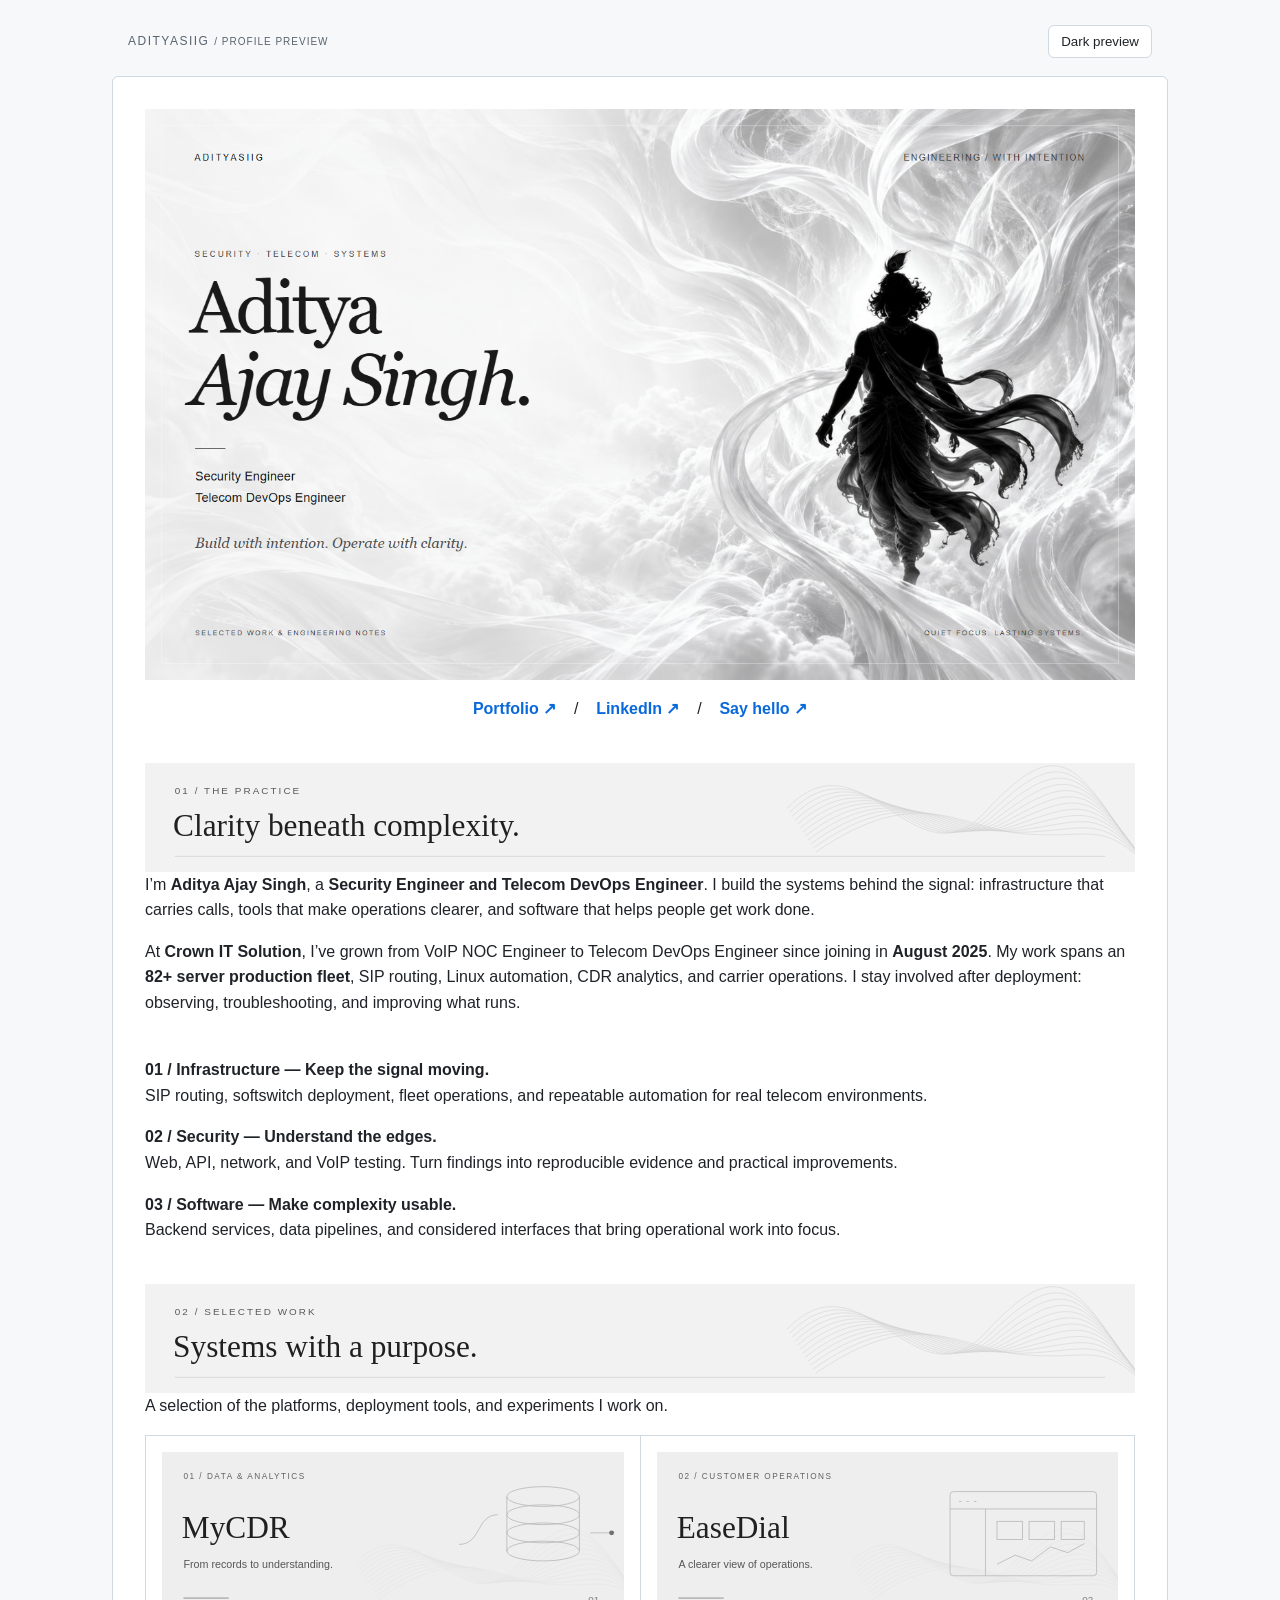
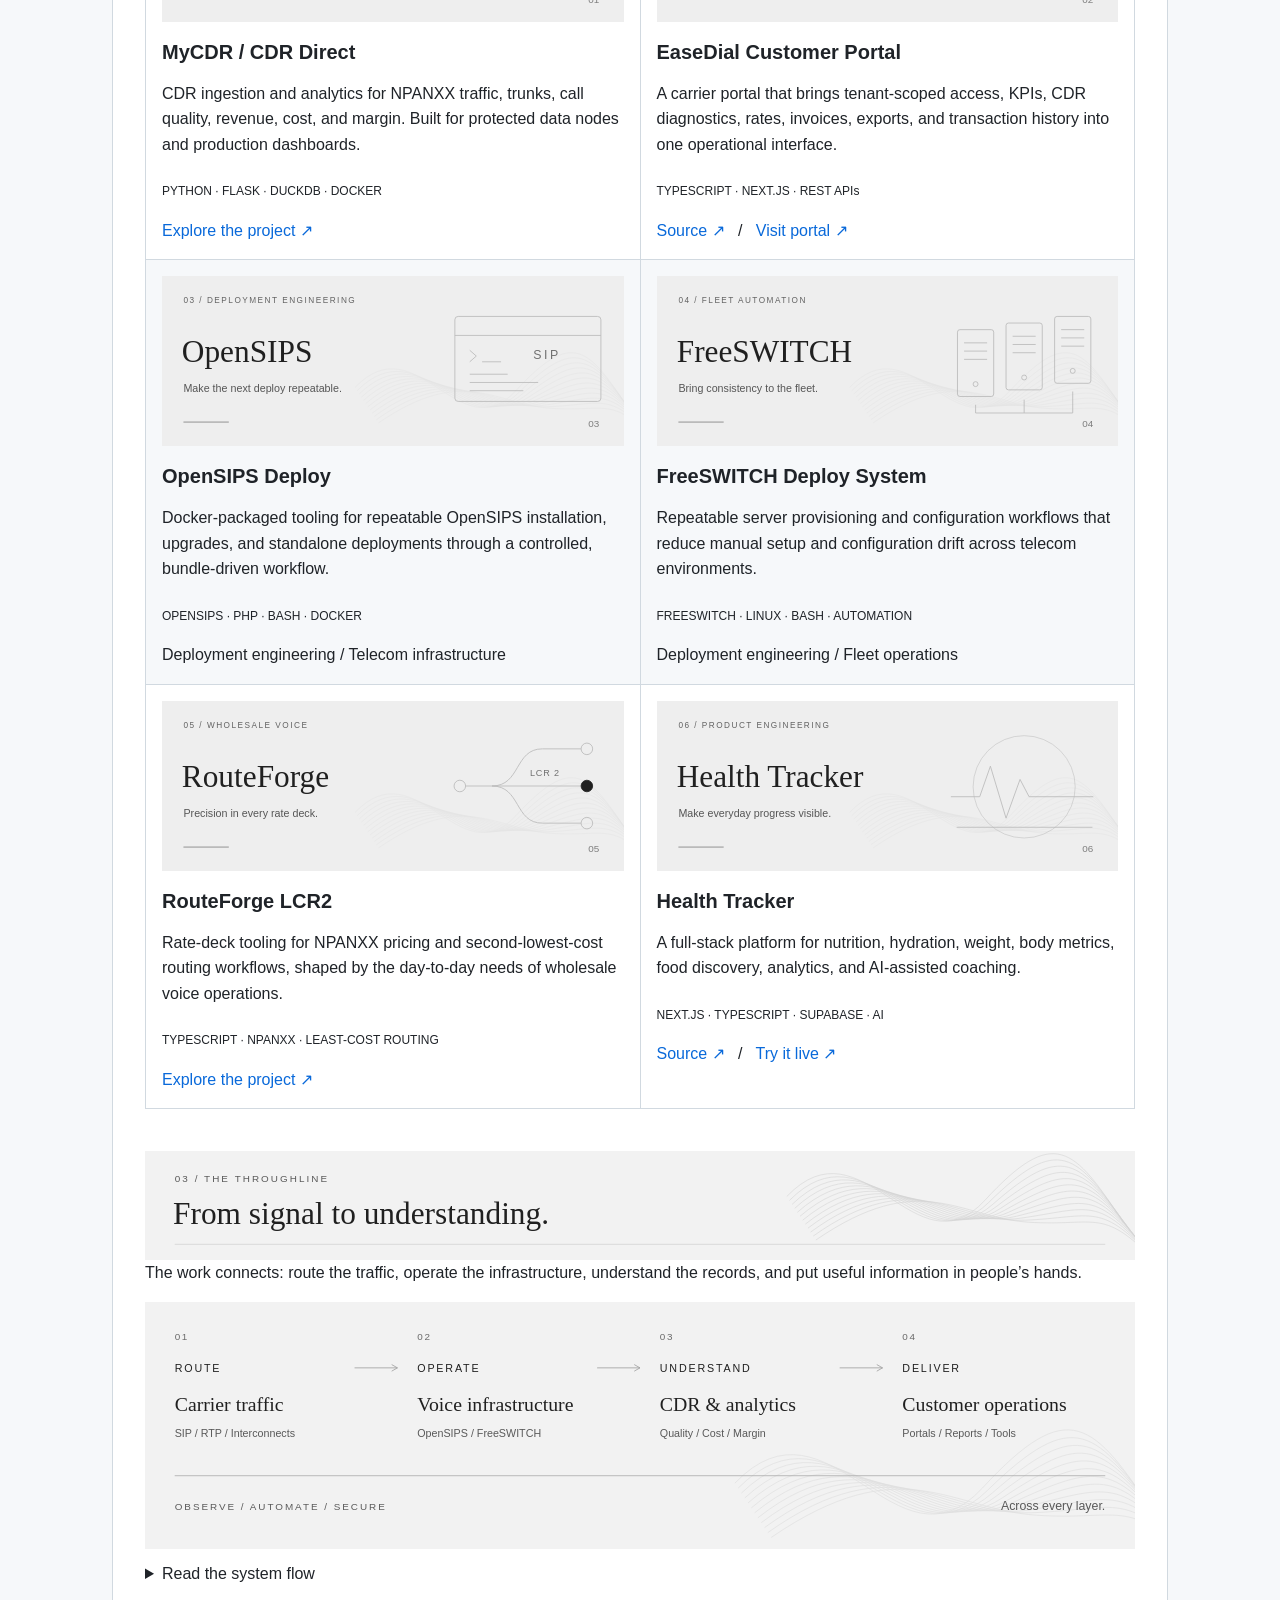
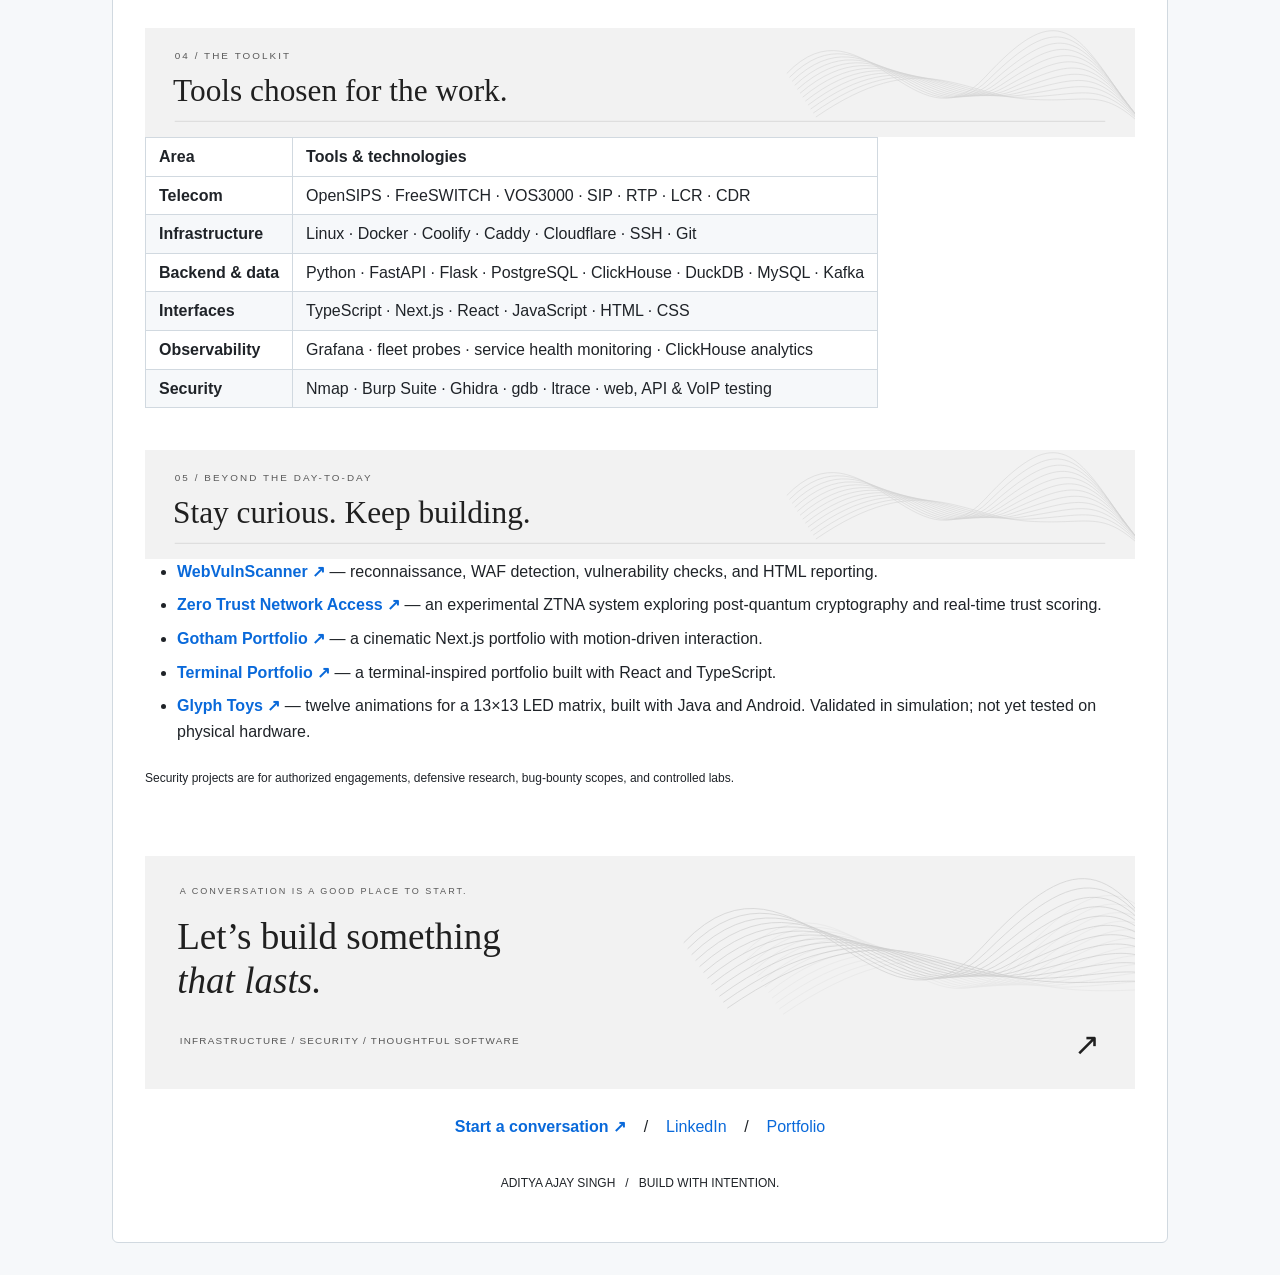
<file: preview/index.html>
<!doctype html><html lang="en" data-theme="light"><meta charset="utf-8"><meta name="viewport" content="width=device-width,initial-scale=1"><title>Adityasiig — GitHub profile preview</title><style>:root{color-scheme:light;--background:#f6f8fa;--paper:#fff;--ink:#1f2328;--muted:#59636e;--line:#d1d9e0;--link:#0969da;--code:#eff1f3}
:root[data-theme=dark]{color-scheme:dark;--background:#010409;--paper:#0d1117;--ink:#f0f6fc;--muted:#9198a1;--line:#3d444d;--link:#4493f8;--code:#151b23}
*{box-sizing:border-box}body{margin:0;background:var(--background);color:var(--ink);font:16px/1.6 -apple-system,BlinkMacSystemFont,'Segoe UI',Arial,sans-serif}
.preview-tools{max-width:1056px;margin:25px auto 18px;display:flex;align-items:center;justify-content:space-between;padding:0 16px;font-size:12px;letter-spacing:1.5px;color:var(--muted)}
.preview-tools small{font-size:10px;letter-spacing:1px}.preview-tools button{background:var(--paper);border:1px solid var(--line);border-radius:6px;color:var(--ink);padding:8px 12px;cursor:pointer;font:12px inherit;letter-spacing:0}
.markdown-body{max-width:1056px;margin:0 auto 32px;padding:32px;border:1px solid var(--line);border-radius:6px;background:var(--paper);overflow-wrap:break-word}
.markdown-body p{margin:0 0 16px}.markdown-body img{max-width:100%;height:auto;vertical-align:middle}.markdown-body a{color:var(--link);text-decoration:none}.markdown-body a:hover{text-decoration:underline}
.markdown-body h1,.markdown-body h2,.markdown-body h3{line-height:1.25;margin:24px 0 16px;font-weight:600}.markdown-body h3{font-size:20px}.markdown-body h2{padding-bottom:.3em;border-bottom:1px solid var(--line);font-size:24px}
.markdown-body table{border-spacing:0;border-collapse:collapse;margin:0 0 16px;display:block;width:max-content;max-width:100%;overflow:auto}.markdown-body table:has(td[width]){display:table;width:100%;table-layout:fixed}
.markdown-body th,.markdown-body td{border:1px solid var(--line);padding:6px 13px}.markdown-body th{text-align:left}.markdown-body tr:nth-child(2n){background:var(--background)}
.markdown-body td[width]{padding:16px;overflow-wrap:anywhere}.markdown-body td[width] h3{margin-top:18px}.markdown-body td[width] p:last-child{margin-bottom:0}
.markdown-body sub{font-size:12px}.markdown-body ul,.markdown-body ol{padding-left:2em;margin:0 0 16px}.markdown-body li+li{margin-top:8px}.markdown-body code{padding:.2em .4em;border-radius:6px;background:var(--code)}
.markdown-body details{margin:12px 0 16px}.markdown-body summary{cursor:pointer}.markdown-body details[open] summary{margin-bottom:16px}
@media(max-width:600px){.markdown-body{border-radius:0;margin:0;padding:16px 12px}.preview-tools{margin:16px auto;font-size:10px}.preview-tools small{display:none}.markdown-body td[width]{padding:10px}.markdown-body td[width] h3{font-size:17px}.markdown-body sub{font-size:10px}}
</style><nav class="preview-tools" aria-label="Preview controls"><span>ADITYASIIG <small>/ PROFILE PREVIEW</small></span><button type="button" aria-pressed="false" onclick="setTheme(document.documentElement.dataset.theme!=='dark')">Dark preview</button></nav><main class="markdown-body"><!-- Profile of Aditya Ajay Singh · github.com/Adityasiig -->

<p align="center">
  <picture>
    <source media="(prefers-color-scheme: dark) and (max-width: 600px)" srcset="../github-profile-assets/flow/hero-mobile-dark.png" />
    <source media="(prefers-color-scheme: dark)" srcset="../github-profile-assets/flow/hero-dark.png" />
    <source media="(max-width: 600px)" srcset="../github-profile-assets/flow/hero-mobile.png" />
    <img src="../github-profile-assets/flow/hero.png" width="100%" alt="Aditya Ajay Singh — Security Engineer and Telecom DevOps Engineer. A figure suspended among flowing ribbons. Build with intention. Operate with clarity." />
  </picture>
</p>

<p align="center">
  <a href="https://adityasiig.github.io/Portfolio/"><b>Portfolio ↗</b></a>
  &nbsp;&nbsp; / &nbsp;&nbsp;
  <a href="https://linkedin.com/in/singhaditya70"><b>LinkedIn ↗</b></a>
  &nbsp;&nbsp; / &nbsp;&nbsp;
  <a href="mailto:adityaajaysingh0104@gmail.com"><b>Say hello ↗</b></a>
</p>

<br />

<picture>
  <source media="(prefers-color-scheme: dark) and (max-width: 600px)" srcset="../github-profile-assets/flow/section-practice-mobile-dark.svg" />
  <source media="(prefers-color-scheme: dark)" srcset="../github-profile-assets/flow/section-practice-dark.svg" />
  <source media="(max-width: 600px)" srcset="../github-profile-assets/flow/section-practice-mobile.svg" />
  <img src="../github-profile-assets/flow/section-practice.svg" width="100%" alt="01 / The practice — Clarity beneath complexity." />
</picture>

<p>I’m <strong>Aditya Ajay Singh</strong>, a <strong>Security Engineer and Telecom DevOps Engineer</strong>. I build the systems behind the signal: infrastructure that carries calls, tools that make operations clearer, and software that helps people get work done.</p>
<p>At <strong>Crown IT Solution</strong>, I’ve grown from VoIP NOC Engineer to Telecom DevOps Engineer since joining in <strong>August 2025</strong>. My work spans an <strong>82+ server production fleet</strong>, SIP routing, Linux automation, CDR analytics, and carrier operations. I stay involved after deployment: observing, troubleshooting, and improving what runs.</p>
<br />

<p><strong>01 / Infrastructure — Keep the signal moving.</strong><br />
SIP routing, softswitch deployment, fleet operations, and repeatable automation for real telecom environments.</p>
<p><strong>02 / Security — Understand the edges.</strong><br />
Web, API, network, and VoIP testing. Turn findings into reproducible evidence and practical improvements.</p>
<p><strong>03 / Software — Make complexity usable.</strong><br />
Backend services, data pipelines, and considered interfaces that bring operational work into focus.</p>
<br />

<picture>
  <source media="(prefers-color-scheme: dark) and (max-width: 600px)" srcset="../github-profile-assets/flow/section-work-mobile-dark.svg" />
  <source media="(prefers-color-scheme: dark)" srcset="../github-profile-assets/flow/section-work-dark.svg" />
  <source media="(max-width: 600px)" srcset="../github-profile-assets/flow/section-work-mobile.svg" />
  <img src="../github-profile-assets/flow/section-work.svg" width="100%" alt="02 / Selected work — Systems with a purpose." />
</picture>

<p>A selection of the platforms, deployment tools, and experiments I work on.</p>
<table>
<tr>
<td width="50%" valign="top">

<p><a href="https://github.com/Adityasiig/cdr-direct"><picture><source media="(prefers-color-scheme: dark)" srcset="../github-profile-assets/flow/project-cdr-dark.svg" /><img src="../github-profile-assets/flow/project-cdr.svg" width="100%" alt="01 / MyCDR — From call records to a clearer picture." /></picture></a></p>
<h3>MyCDR / CDR Direct</h3>
<p>CDR ingestion and analytics for NPANXX traffic, trunks, call quality, revenue, cost, and margin. Built for protected data nodes and production dashboards.</p>
<p><sub>PYTHON · FLASK · DUCKDB · DOCKER</sub></p>
<p><a href="https://github.com/Adityasiig/cdr-direct">Explore the project ↗</a></p>
</td>
<td width="50%" valign="top">

<p><a href="https://github.com/Adityasiig/easedial-portal"><picture><source media="(prefers-color-scheme: dark)" srcset="../github-profile-assets/flow/project-portal-dark.svg" /><img src="../github-profile-assets/flow/project-portal.svg" width="100%" alt="02 / EaseDial — A clearer view of carrier operations." /></picture></a></p>
<h3>EaseDial Customer Portal</h3>
<p>A carrier portal that brings tenant-scoped access, KPIs, CDR diagnostics, rates, invoices, exports, and transaction history into one operational interface.</p>
<p><sub>TYPESCRIPT · NEXT.JS · REST APIs</sub></p>
<p><a href="https://github.com/Adityasiig/easedial-portal">Source ↗</a> &nbsp; / &nbsp; <a href="https://portal.easedial.com">Visit portal ↗</a></p>
</td>
</tr>
<tr>
<td width="50%" valign="top">

<p><picture><source media="(prefers-color-scheme: dark)" srcset="../github-profile-assets/flow/project-opensips-dark.svg" /><img src="../github-profile-assets/flow/project-opensips.svg" width="100%" alt="03 / OpenSIPS Deploy — Make the next deployment repeatable." /></picture></p>
<h3>OpenSIPS Deploy</h3>
<p>Docker-packaged tooling for repeatable OpenSIPS installation, upgrades, and standalone deployments through a controlled, bundle-driven workflow.</p>
<p><sub>OPENSIPS · PHP · BASH · DOCKER</sub></p>
<p>Deployment engineering / Telecom infrastructure</p>
</td>
<td width="50%" valign="top">

<p><picture><source media="(prefers-color-scheme: dark)" srcset="../github-profile-assets/flow/project-freeswitch-dark.svg" /><img src="../github-profile-assets/flow/project-freeswitch.svg" width="100%" alt="04 / FreeSWITCH — Bring consistency to the fleet." /></picture></p>
<h3>FreeSWITCH Deploy System</h3>
<p>Repeatable server provisioning and configuration workflows that reduce manual setup and configuration drift across telecom environments.</p>
<p><sub>FREESWITCH · LINUX · BASH · AUTOMATION</sub></p>
<p>Deployment engineering / Fleet operations</p>
</td>
</tr>
<tr>
<td width="50%" valign="top">

<p><a href="https://github.com/Adityasiig/routeforge-lcr2"><picture><source media="(prefers-color-scheme: dark)" srcset="../github-profile-assets/flow/project-routeforge-dark.svg" /><img src="../github-profile-assets/flow/project-routeforge.svg" width="100%" alt="05 / RouteForge — Bring precision to the rate deck." /></picture></a></p>
<h3>RouteForge LCR2</h3>
<p>Rate-deck tooling for NPANXX pricing and second-lowest-cost routing workflows, shaped by the day-to-day needs of wholesale voice operations.</p>
<p><sub>TYPESCRIPT · NPANXX · LEAST-COST ROUTING</sub></p>
<p><a href="https://github.com/Adityasiig/routeforge-lcr2">Explore the project ↗</a></p>
</td>
<td width="50%" valign="top">

<p><a href="https://github.com/Adityasiig/health-tracker"><picture><source media="(prefers-color-scheme: dark)" srcset="../github-profile-assets/flow/project-health-dark.svg" /><img src="../github-profile-assets/flow/project-health.svg" width="100%" alt="06 / Health Tracker — Make everyday progress visible." /></picture></a></p>
<h3>Health Tracker</h3>
<p>A full-stack platform for nutrition, hydration, weight, body metrics, food discovery, analytics, and AI-assisted coaching.</p>
<p><sub>NEXT.JS · TYPESCRIPT · SUPABASE · AI</sub></p>
<p><a href="https://github.com/Adityasiig/health-tracker">Source ↗</a> &nbsp; / &nbsp; <a href="https://health-tracker-five-xi.vercel.app">Try it live ↗</a></p>
</td>
</tr>
</table>

<br />

<picture>
  <source media="(prefers-color-scheme: dark) and (max-width: 600px)" srcset="../github-profile-assets/flow/section-systems-mobile-dark.svg" />
  <source media="(prefers-color-scheme: dark)" srcset="../github-profile-assets/flow/section-systems-dark.svg" />
  <source media="(max-width: 600px)" srcset="../github-profile-assets/flow/section-systems-mobile.svg" />
  <img src="../github-profile-assets/flow/section-systems.svg" width="100%" alt="03 / The throughline — From signal to understanding." />
</picture>

<p>The work connects: route the traffic, operate the infrastructure, understand the records, and put useful information in people’s hands.</p>
<picture>
  <source media="(prefers-color-scheme: dark) and (max-width: 600px)" srcset="../github-profile-assets/flow/systems-map-mobile-dark.svg" />
  <source media="(prefers-color-scheme: dark)" srcset="../github-profile-assets/flow/systems-map-dark.svg" />
  <source media="(max-width: 600px)" srcset="../github-profile-assets/flow/systems-map-mobile.svg" />
  <img src="../github-profile-assets/flow/systems-map.svg" width="100%" alt="Carrier traffic flows through OpenSIPS routing and FreeSWITCH media services into CDR ingestion and analytics, then customer portals and operations. Observability and security run across every stage." />
</picture>

<details>
<summary>Read the system flow</summary>

<ol>
<li><strong>Route:</strong> carrier traffic, SIP, RTP, and interconnects.</li>
<li><strong>Operate:</strong> OpenSIPS, FreeSWITCH, Linux, and Docker.</li>
<li><strong>Understand:</strong> CDR ingestion, analytics, quality, and margin.</li>
<li><strong>Deliver:</strong> customer portals, reports, and operational tools.</li>
</ol>
<p>Observability, automation, and security connect the entire system.</p>
</details>

<br />

<picture>
  <source media="(prefers-color-scheme: dark) and (max-width: 600px)" srcset="../github-profile-assets/flow/section-toolkit-mobile-dark.svg" />
  <source media="(prefers-color-scheme: dark)" srcset="../github-profile-assets/flow/section-toolkit-dark.svg" />
  <source media="(max-width: 600px)" srcset="../github-profile-assets/flow/section-toolkit-mobile.svg" />
  <img src="../github-profile-assets/flow/section-toolkit.svg" width="100%" alt="04 / The toolkit — Tools chosen for the work." />
</picture>

<table>
<thead>
<tr>
<th align="left">Area</th>
<th align="left">Tools &amp; technologies</th>
</tr>
</thead>
<tbody><tr>
<td align="left"><strong>Telecom</strong></td>
<td align="left">OpenSIPS · FreeSWITCH · VOS3000 · SIP · RTP · LCR · CDR</td>
</tr>
<tr>
<td align="left"><strong>Infrastructure</strong></td>
<td align="left">Linux · Docker · Coolify · Caddy · Cloudflare · SSH · Git</td>
</tr>
<tr>
<td align="left"><strong>Backend &amp; data</strong></td>
<td align="left">Python · FastAPI · Flask · PostgreSQL · ClickHouse · DuckDB · MySQL · Kafka</td>
</tr>
<tr>
<td align="left"><strong>Interfaces</strong></td>
<td align="left">TypeScript · Next.js · React · JavaScript · HTML · CSS</td>
</tr>
<tr>
<td align="left"><strong>Observability</strong></td>
<td align="left">Grafana · fleet probes · service health monitoring · ClickHouse analytics</td>
</tr>
<tr>
<td align="left"><strong>Security</strong></td>
<td align="left">Nmap · Burp Suite · Ghidra · gdb · ltrace · web, API &amp; VoIP testing</td>
</tr>
</tbody></table>
<br />

<picture>
  <source media="(prefers-color-scheme: dark) and (max-width: 600px)" srcset="../github-profile-assets/flow/section-experiments-mobile-dark.svg" />
  <source media="(prefers-color-scheme: dark)" srcset="../github-profile-assets/flow/section-experiments-dark.svg" />
  <source media="(max-width: 600px)" srcset="../github-profile-assets/flow/section-experiments-mobile.svg" />
  <img src="../github-profile-assets/flow/section-experiments.svg" width="100%" alt="05 / Beyond the day-to-day — Stay curious. Keep building." />
</picture>

<ul>
<li><a href="https://github.com/Adityasiig/WebVulnScanner"><strong>WebVulnScanner ↗</strong></a> — reconnaissance, WAF detection, vulnerability checks, and HTML reporting.</li>
<li><a href="https://github.com/Adityasiig/Zero-Trust-Network-Access"><strong>Zero Trust Network Access ↗</strong></a> — an experimental ZTNA system exploring post-quantum cryptography and real-time trust scoring.</li>
<li><a href="https://github.com/Adityasiig/gotham-portfolio"><strong>Gotham Portfolio ↗</strong></a> — a cinematic Next.js portfolio with motion-driven interaction.</li>
<li><a href="https://github.com/Adityasiig/terminal-portfolio"><strong>Terminal Portfolio ↗</strong></a> — a terminal-inspired portfolio built with React and TypeScript.</li>
<li><a href="https://github.com/Adityasiig/glyph-radar"><strong>Glyph Toys ↗</strong></a> — twelve animations for a 13×13 LED matrix, built with Java and Android. Validated in simulation; not yet tested on physical hardware.</li>
</ul>
<p><sub>Security projects are for authorized engagements, defensive research, bug-bounty scopes, and controlled labs.</sub></p>
<br />
<br />

<a href="mailto:adityaajaysingh0104@gmail.com">
  <picture>
    <source media="(prefers-color-scheme: dark) and (max-width: 600px)" srcset="../github-profile-assets/flow/footer-mobile-dark.svg" />
    <source media="(prefers-color-scheme: dark)" srcset="../github-profile-assets/flow/footer-dark.svg" />
    <source media="(max-width: 600px)" srcset="../github-profile-assets/flow/footer-mobile.svg" />
    <img src="../github-profile-assets/flow/footer.svg" width="100%" alt="Let’s build something that lasts. Open a conversation about infrastructure, security, or thoughtful software." />
  </picture>
</a>

<p align="center">
  <br />
  <a href="mailto:adityaajaysingh0104@gmail.com"><b>Start a conversation ↗</b></a>
  &nbsp;&nbsp; / &nbsp;&nbsp;
  <a href="https://linkedin.com/in/singhaditya70">LinkedIn</a>
  &nbsp;&nbsp; / &nbsp;&nbsp;
  <a href="https://adityasiig.github.io/Portfolio/">Portfolio</a>
  <br /><br />
  <sub>ADITYA AJAY SINGH &nbsp; / &nbsp; BUILD WITH INTENTION.</sub>
</p>
</main><script>function setTheme(dark){document.documentElement.dataset.theme=dark?'dark':'light';const button=document.querySelector('.preview-tools button');button.setAttribute('aria-pressed',String(dark));button.textContent=dark?'Light preview':'Dark preview';for(const source of document.querySelectorAll('picture source')){source.dataset.originalMedia ||= source.media;source.media=source.dataset.originalMedia.replace('(prefers-color-scheme: dark)',dark?'(min-width: 0px)':'(max-width: 0px)');}}setTheme(matchMedia('(prefers-color-scheme: dark)').matches);</script></html>
</file>
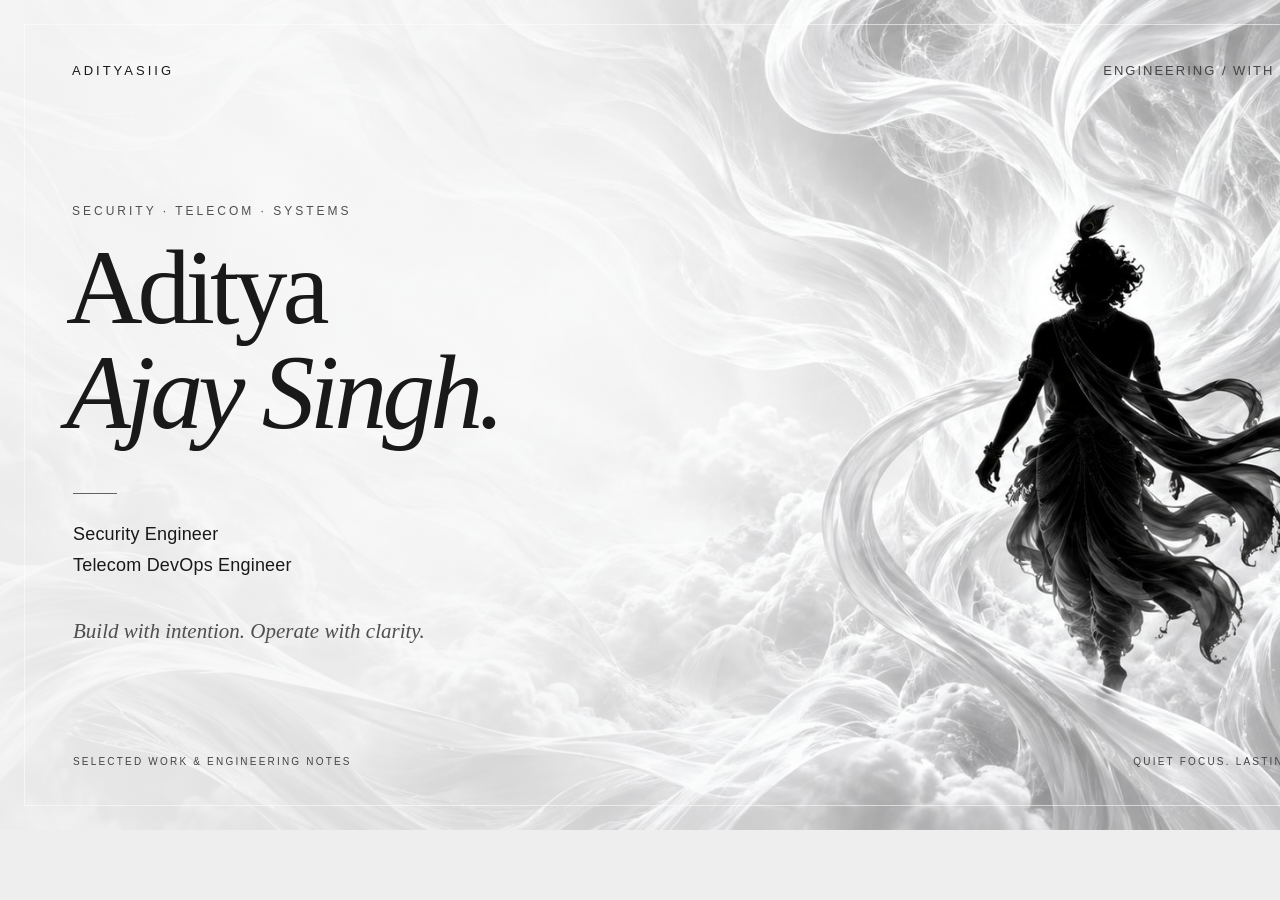
<file: design/hero.html>
<!doctype html>
<html lang="en">
<meta charset="utf-8">
<meta name="viewport" content="width=device-width,initial-scale=1">
<title>Aditya Ajay Singh — profile cover source</title>
<script>if(new URLSearchParams(location.search).get('theme')==='dark')document.documentElement.dataset.theme='dark';</script>
<style>
*{box-sizing:border-box}html,body{margin:0;width:1440px;height:830px;overflow:hidden}
body{color:#191919;background:#eeeeee;font-family:Arial,Helvetica,sans-serif}
.cover{width:1440px;height:830px;position:relative;overflow:hidden;background:url('./hero-art.jpg') center/cover}
.cover:before{content:'';position:absolute;inset:0;background:linear-gradient(90deg,rgba(245,245,245,.74),rgba(245,245,245,.54) 34%,rgba(245,245,245,0) 61%)}
.frame{position:absolute;inset:24px;border:1px solid #ffffff90;pointer-events:none}
.top{position:absolute;left:72px;right:72px;top:63px;display:flex;justify-content:space-between;font-size:13px;letter-spacing:3px}
.top span:last-child{color:#454545;letter-spacing:2px}
.intro{position:absolute;left:72px;top:204px;font-size:12px;letter-spacing:3px;color:#4f4f4f}
h1{position:absolute;left:66px;top:236px;margin:0;font-family:Georgia,'Times New Roman',serif;font-size:106px;line-height:.99;letter-spacing:-5px;font-weight:400}
h1 em{display:block;font-weight:400}
.line{position:absolute;left:73px;top:493px;width:44px;height:1px;background:#626262}
.role{position:absolute;left:73px;top:519px;font-size:18px;line-height:1.7;letter-spacing:.2px}
.motto{position:absolute;left:73px;top:619px;font:italic 21px Georgia,'Times New Roman',serif;color:#4f4f4f}
.base{position:absolute;bottom:63px;left:73px;right:73px;display:flex;justify-content:space-between;font-size:10px;letter-spacing:2.2px;color:#434343}
.dark-art{display:none}
@media(max-width:800px){
 html,body,.cover{width:720px;height:880px}
 .cover{background-size:auto 880px;background-position:68% bottom}
 .cover:before{background:linear-gradient(90deg,rgba(245,245,245,.92),rgba(245,245,245,.66) 42%,rgba(245,245,245,0) 77%)}
 .frame{inset:16px}.top{left:40px;right:40px;top:40px;font-size:11px;letter-spacing:2px}.top span:last-child{max-width:180px;text-align:right;font-size:9px;line-height:1.6}
 .intro{left:40px;top:166px;font-size:12px;letter-spacing:2px}
 h1{left:36px;top:204px;font-size:82px;letter-spacing:-4px;line-height:1.05}
 .line{left:40px;top:408px}.role{left:40px;top:438px;font-size:20px}
 .motto{left:40px;top:560px;width:270px;font-size:25px;line-height:1.5}
 .base{left:40px;right:40px;bottom:44px;font-size:9px;letter-spacing:1.4px}.base span:last-child{max-width:180px;text-align:right;line-height:1.7}
}
html[data-theme="dark"] body{background:#171717;color:#f0f0f0}
html[data-theme="dark"] .cover{background:#171717}
html[data-theme="dark"] .dark-art{display:block;position:absolute;inset:0;overflow:hidden;z-index:0}
html[data-theme="dark"] .dark-art img{position:absolute;width:830px;height:1475px;left:74%;top:50%;transform:translate(-50%,-50%) rotate(-90deg);mask-image:linear-gradient(to bottom,transparent,black 28%,black)}
html[data-theme="dark"] .cover:before{z-index:1;background:linear-gradient(90deg,rgba(23,23,23,.98),rgba(23,23,23,.86) 34%,rgba(23,23,23,.12) 67%,rgba(23,23,23,0))}
html[data-theme="dark"] .cover > :not(.dark-art){z-index:2}
html[data-theme="dark"] .frame{border-color:#ffffff24}
html[data-theme="dark"] :is(.top span:last-child,.intro,.motto,.base){color:#c6c6c6}
html[data-theme="dark"] .line{background:#939393}
@media(max-width:800px){
 html[data-theme="dark"] .dark-art img{width:880px;height:1564px;left:75%}
 html[data-theme="dark"] .cover:before{background:linear-gradient(90deg,rgba(23,23,23,.98),rgba(23,23,23,.88) 38%,rgba(23,23,23,.06) 76%,rgba(23,23,23,0))}
}
</style>
<main class="cover">
  <div class="dark-art"><img src="./hero-art-dark.jpg" alt="" /></div>
  <div class="frame"></div>
  <div class="top"><span>ADITYASIIG</span><span>ENGINEERING / WITH INTENTION</span></div>
  <div class="intro">SECURITY · TELECOM · SYSTEMS</div>
  <h1>Aditya<em>Ajay Singh.</em></h1>
  <div class="line"></div>
  <div class="role">Security Engineer<br>Telecom DevOps Engineer</div>
  <div class="motto">Build with intention. Operate with clarity.</div>
  <div class="base"><span>SELECTED WORK & ENGINEERING NOTES</span><span>QUIET FOCUS. LASTING SYSTEMS.</span></div>
</main>
</html>
</file>
